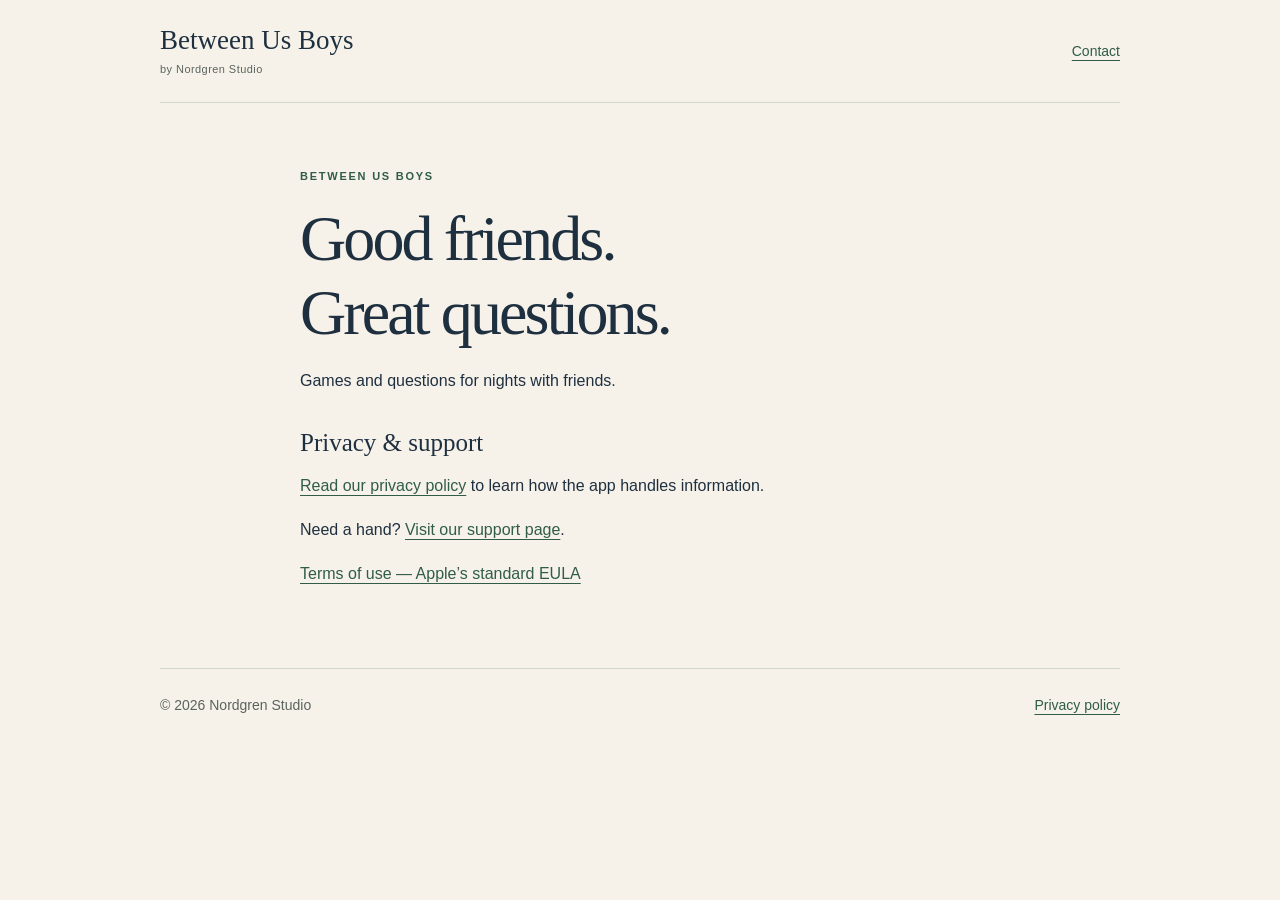
<file: index.html>
<!doctype html>
<html lang="en">
<head>
  <meta charset="utf-8">
  <meta name="viewport" content="width=device-width, initial-scale=1">
  <meta name="description" content="Privacy and contact information for Between Us Boys by Nordgren Studio.">
  <title>Between Us Boys · Nordgren Studio</title>
  <link rel="stylesheet" href="styles.css">
</head>
<body>
  <header class="site-header"><a class="brand" href="./">Between Us Boys<span>by Nordgren Studio</span></a><a href="mailto:nordgrenstudio@gmail.com">Contact</a></header>
  <main>
    <p class="eyebrow">Between Us Boys</p>
    <h1>Good friends.<br>Great questions.</h1>
    <p>Games and questions for nights with friends.</p>
    <section><h2>Privacy &amp; support</h2><p><a href="privacy/">Read our privacy policy</a> to learn how the app handles information.</p><p>Need a hand? <a href="support/">Visit our support page</a>.</p><p><a href="https://www.apple.com/legal/internet-services/itunes/dev/stdeula/">Terms of use — Apple’s standard EULA</a></p></section>
  </main>
  <footer><span>© 2026 Nordgren Studio</span><a href="privacy/">Privacy policy</a></footer>
</body>
</html>
</file>
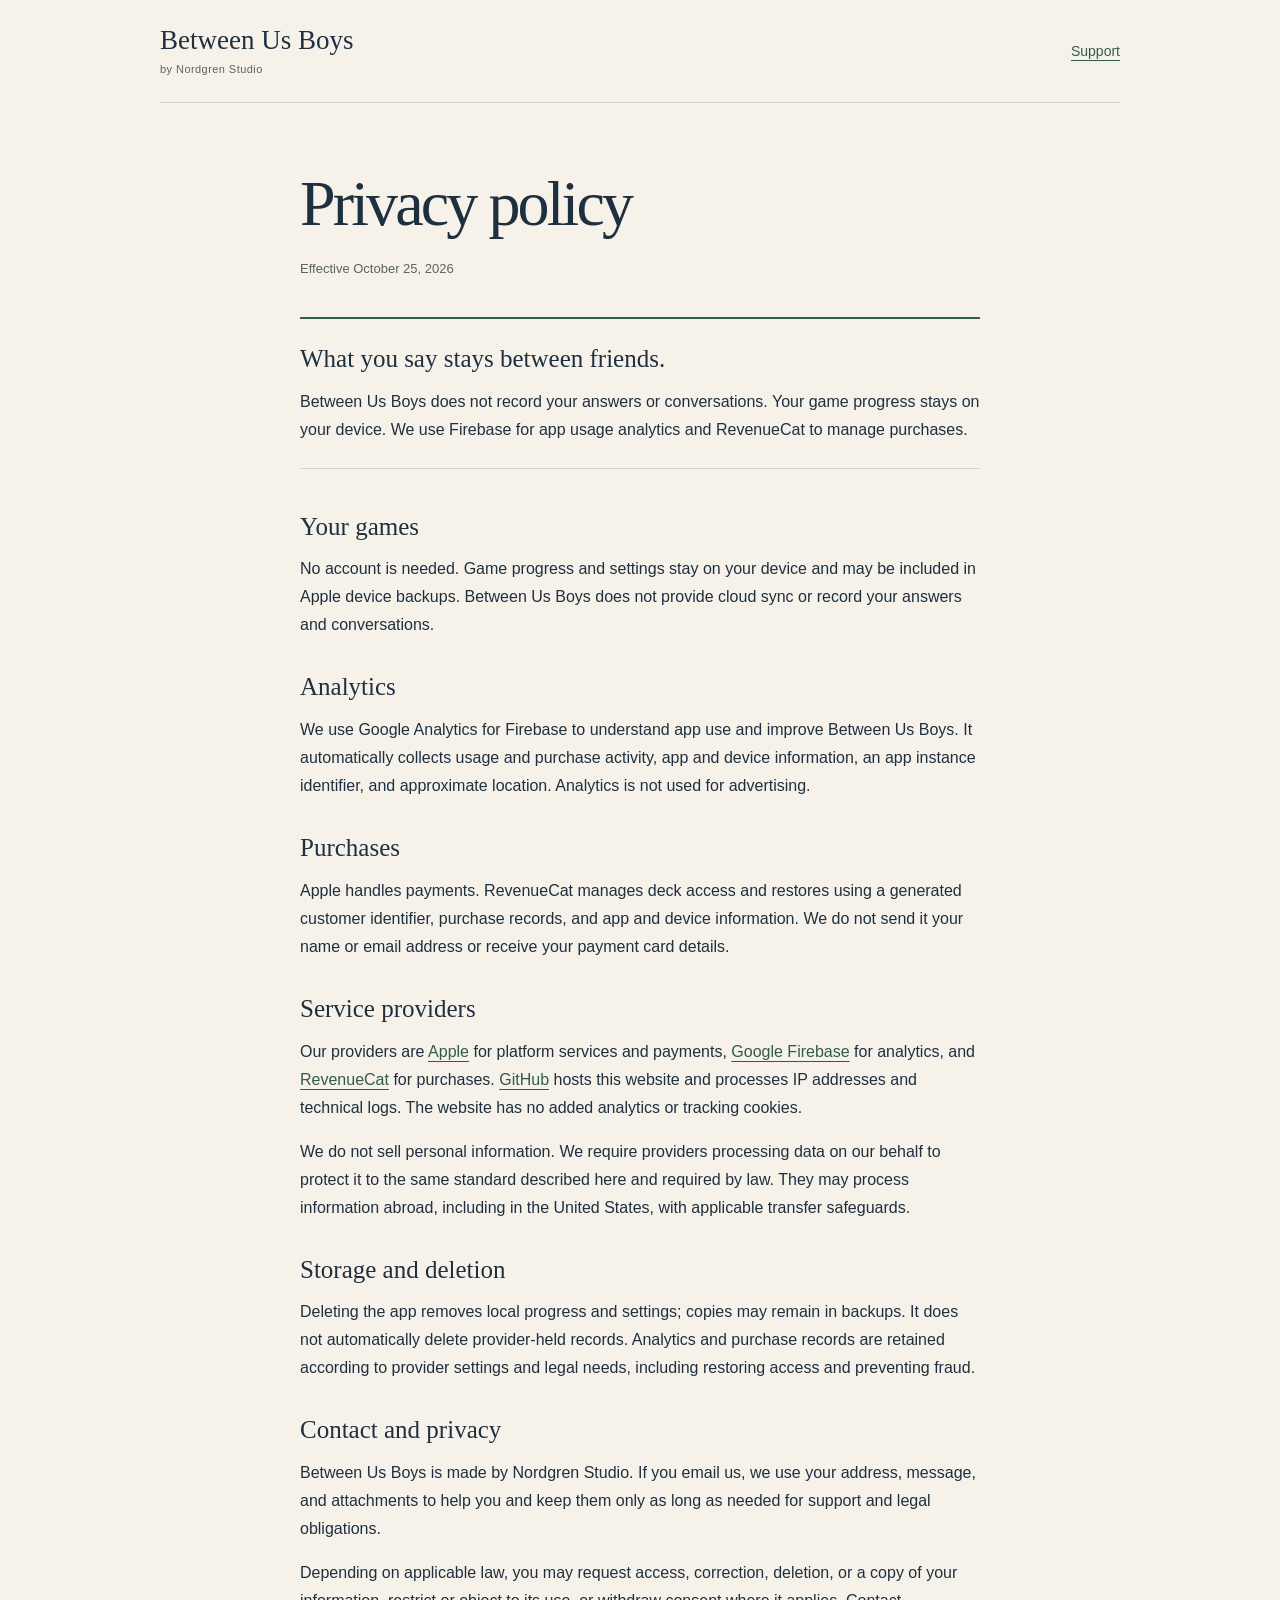
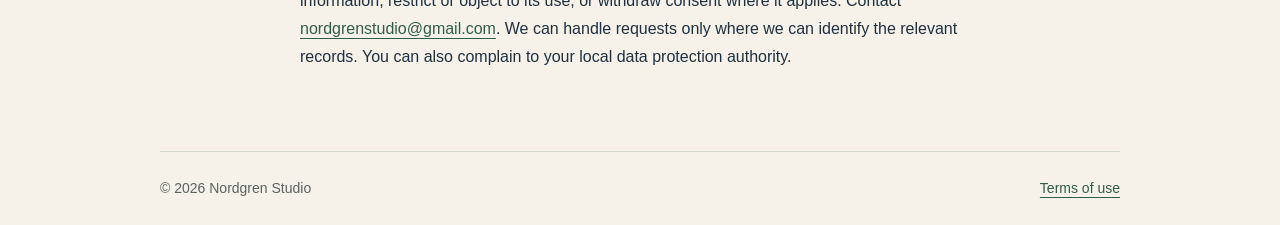
<file: privacy/index.html>
<!doctype html>
<html lang="en">
<head>
  <meta charset="utf-8">
  <meta name="viewport" content="width=device-width, initial-scale=1">
  <meta name="description" content="How Between Us Boys by Nordgren Studio handles local progress, analytics, and purchases.">
  <meta name="theme-color" content="#f7f2e9">
  <title>Privacy policy · Between Us Boys</title>
  <link rel="stylesheet" href="../styles.css">
</head>
<body>
  <header class="site-header">
    <a class="brand" href="../">Between Us Boys<span>by Nordgren Studio</span></a>
    <a href="../support/">Support</a>
  </header>
  <main id="main">
    <h1>Privacy policy</h1>
    <p class="updated">Effective October 25, 2026</p>
    <aside class="summary" aria-label="Policy summary">
      <p>What you say stays between friends.</p>
      <p>Between Us Boys does not record your answers or conversations. Your game progress stays on your device. We use Firebase for app usage analytics and RevenueCat to manage purchases.</p>
    </aside>
    <article>
      <section>
        <h2>Your games</h2>
        <p>No account is needed. Game progress and settings stay on your device and may be included in Apple device backups. Between Us Boys does not provide cloud sync or record your answers and conversations.</p>
      </section>
      <section>
        <h2>Analytics</h2>
        <p>We use Google Analytics for Firebase to understand app use and improve Between Us Boys. It automatically collects usage and purchase activity, app and device information, an app instance identifier, and approximate location. Analytics is not used for advertising.</p>
      </section>
      <section>
        <h2>Purchases</h2>
        <p>Apple handles payments. RevenueCat manages deck access and restores using a generated customer identifier, purchase records, and app and device information. We do not send it your name or email address or receive your payment card details.</p>
      </section>
      <section>
        <h2>Service providers</h2>
        <p>Our providers are <a href="https://www.apple.com/legal/privacy/">Apple</a> for platform services and payments, <a href="https://firebase.google.com/support/privacy">Google Firebase</a> for analytics, and <a href="https://www.revenuecat.com/privacy/">RevenueCat</a> for purchases. <a href="https://docs.github.com/en/site-policy/privacy-policies/github-general-privacy-statement">GitHub</a> hosts this website and processes IP addresses and technical logs. The website has no added analytics or tracking cookies.</p>
        <p>We do not sell personal information. We require providers processing data on our behalf to protect it to the same standard described here and required by law. They may process information abroad, including in the United States, with applicable transfer safeguards.</p>
      </section>
      <section>
        <h2>Storage and deletion</h2>
        <p>Deleting the app removes local progress and settings; copies may remain in backups. It does not automatically delete provider-held records. Analytics and purchase records are retained according to provider settings and legal needs, including restoring access and preventing fraud.</p>
      </section>
      <section>
        <h2>Contact and privacy</h2>
        <p>Between Us Boys is made by Nordgren Studio. If you email us, we use your address, message, and attachments to help you and keep them only as long as needed for support and legal obligations.</p>
        <p>Depending on applicable law, you may request access, correction, deletion, or a copy of your information, restrict or object to its use, or withdraw consent where it applies. Contact <a href="mailto:nordgrenstudio@gmail.com">nordgrenstudio@gmail.com</a>. We can handle requests only where we can identify the relevant records. You can also complain to your local data protection authority.</p>
      </section>
    </article>
  </main>
  <footer>
    <span>© 2026 Nordgren Studio</span>
    <a href="https://www.apple.com/legal/internet-services/itunes/dev/stdeula/">Terms of use</a>
  </footer>
</body>
</html>
</file>
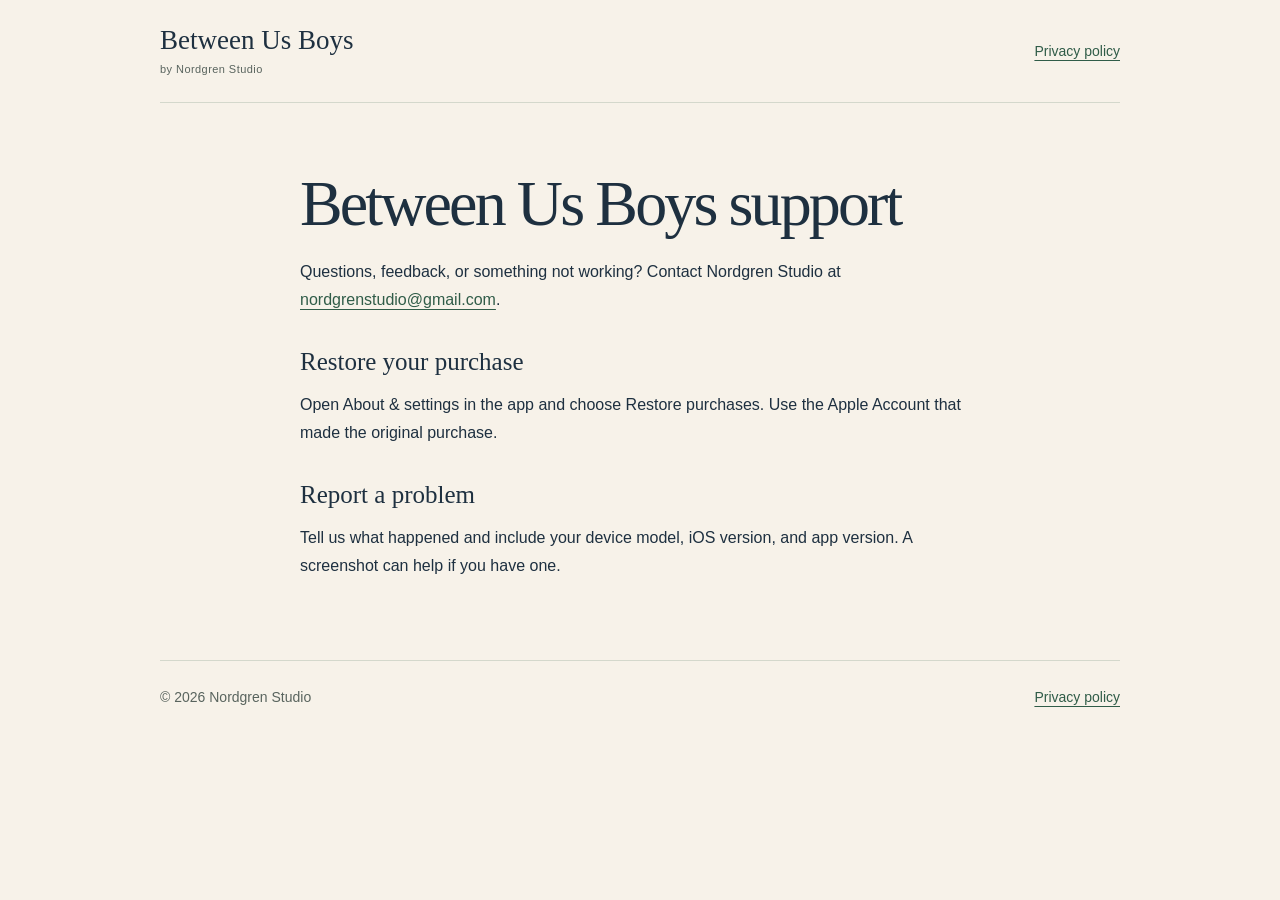
<file: support/index.html>
<!doctype html>
<html lang="en">
<head>
  <meta charset="utf-8">
  <meta name="viewport" content="width=device-width, initial-scale=1">
  <meta name="description" content="Support and contact information for Between Us Boys by Nordgren Studio.">
  <meta name="theme-color" content="#f7f2e9">
  <title>Support · Between Us Boys</title>
  <link rel="stylesheet" href="../styles.css">
</head>
<body>
  <header class="site-header">
    <a class="brand" href="../">Between Us Boys<span>by Nordgren Studio</span></a>
    <a href="../privacy/">Privacy policy</a>
  </header>
  <main>
    <h1>Between Us Boys support</h1>
    <p>Questions, feedback, or something not working? Contact Nordgren Studio at <a href="mailto:nordgrenstudio@gmail.com?subject=Between%20Us%20Boys%20Support">nordgrenstudio@gmail.com</a>.</p>
    <section>
      <h2>Restore your purchase</h2>
      <p>Open About &amp; settings in the app and choose Restore purchases. Use the Apple Account that made the original purchase.</p>
    </section>
    <section>
      <h2>Report a problem</h2>
      <p>Tell us what happened and include your device model, iOS version, and app version. A screenshot can help if you have one.</p>
    </section>
  </main>
  <footer>
    <span>© 2026 Nordgren Studio</span>
    <a href="../privacy/">Privacy policy</a>
  </footer>
</body>
</html>
</file>
<file: styles.css>
:root {
  color-scheme: light;
  --paper: #f7f2e9;
  --ink: #1e3040;
  --muted: #59645e;
  --red: #305c48;
  --line: #d4d8cc;
  font-family: -apple-system, BlinkMacSystemFont, "Segoe UI", sans-serif;
  color: var(--ink);
  background: var(--paper);
  font-synthesis: none;
}
* { box-sizing: border-box; }
body { margin: 0; line-height: 1.75; }
a { color: var(--red); text-underline-offset: 4px; }
a:hover { text-decoration-thickness: 2px; }
a:focus-visible { outline: 2px solid var(--red); outline-offset: 5px; border-radius: 2px; }
.site-header, footer {
  width: min(960px, calc(100% - 48px));
  margin: auto;
  display: flex;
  align-items: center;
  justify-content: space-between;
  gap: 24px;
  padding: 24px 0;
}
.site-header { border-bottom: 1px solid var(--line); }
.site-header > a:last-child, footer { font-size: 14px; }
.brand { color: var(--ink); font-family: Georgia, "Times New Roman", serif; font-size: 27px; line-height: 1.2; text-decoration: none; }
.brand span { display: block; margin-top: 6px; font: 11px/1.4 -apple-system, BlinkMacSystemFont, "Segoe UI", sans-serif; color: var(--muted); letter-spacing: .04em; }
main { width: min(680px, calc(100% - 48px)); margin: 64px auto 80px; }
.eyebrow { text-transform: uppercase; letter-spacing: .16em; color: var(--red); font-size: 11px; font-weight: 700; margin-bottom: 16px; }
h1, h2 { font-family: Georgia, "Times New Roman", serif; font-weight: 400; line-height: 1.15; }
h1 { font-size: clamp(42px, 8vw, 64px); letter-spacing: -.045em; margin: 0 0 18px; }
.updated { color: var(--muted); font-size: 13px; }
.summary { border-top: 2px solid var(--red); border-bottom: 1px solid var(--line); padding: 24px 0; margin: 36px 0 44px; }
.summary p:first-child { font-family: Georgia, "Times New Roman", serif; font-size: 25px; line-height: 1.3; margin: 0 0 12px; }
.summary p:last-child { margin: 0; }
section { margin-top: 34px; }
h2 { font-size: 25px; margin-bottom: 14px; }
p, li { font-size: 16px; }
p { margin: 0 0 16px; }
ul { padding-left: 22px; }
li + li { margin-top: 10px; }
footer { border-top: 1px solid var(--line); color: var(--muted); }
@media (max-width: 480px) {
  main { margin-top: 40px; }
  .site-header, footer, main { width: calc(100% - 40px); }
  footer { align-items: flex-start; flex-direction: column; gap: 8px; }
}
</file>
